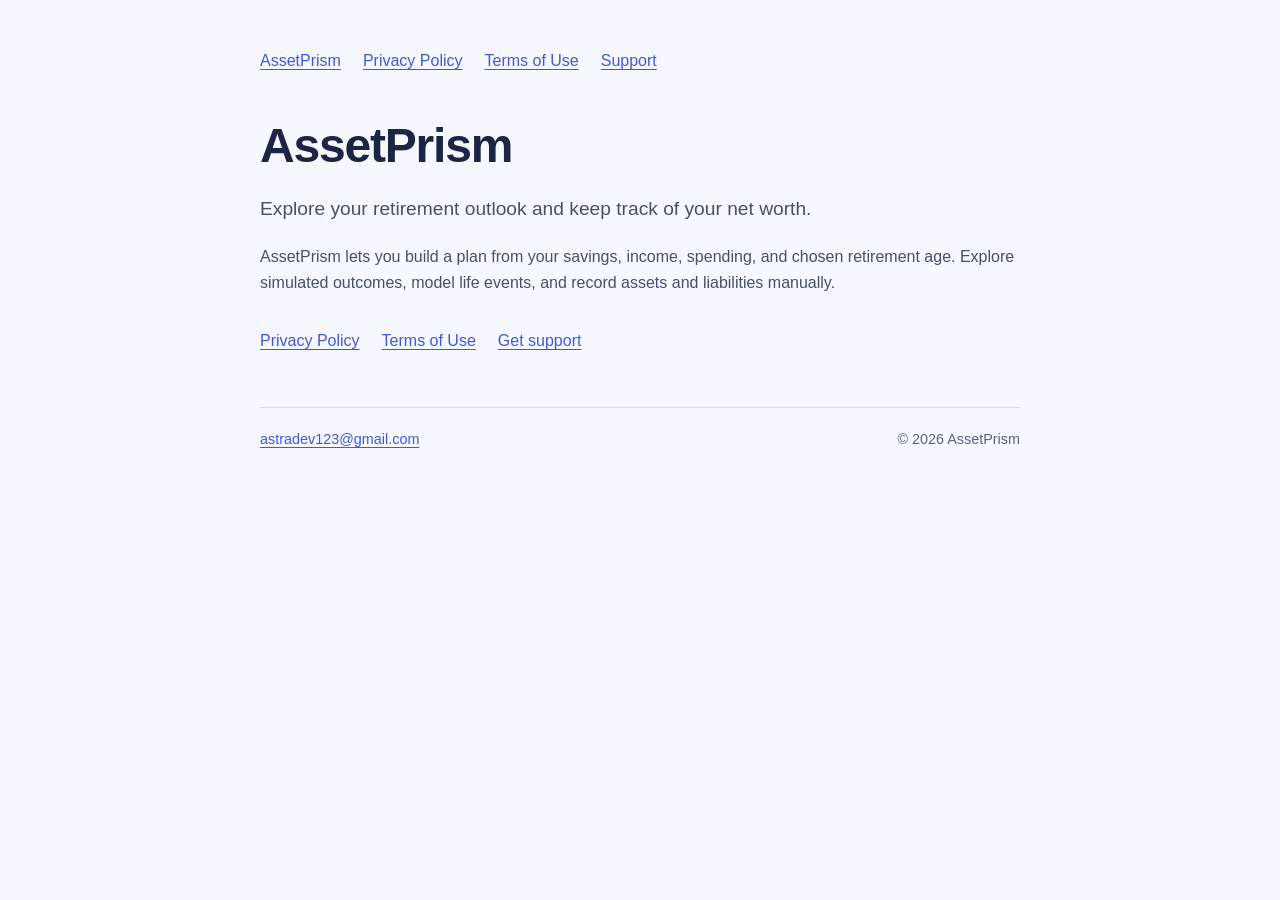
<file: index.html>
<!doctype html>
<html lang="en">
<head>
  <meta charset="utf-8">
  <meta name="viewport" content="width=device-width, initial-scale=1">
  <meta name="description" content="AssetPrism for AssetPrism, the retirement planning and manual net worth app.">
  <title>AssetPrism — AssetPrism</title>
  <link rel="canonical" href="https://astradevforge.github.io/assetprism-legal/">
  <link rel="stylesheet" href="styles.css">
</head>
<body>
  <main>
    <nav aria-label="Main navigation"><a href="index.html">AssetPrism</a><a href="privacy.html">Privacy Policy</a><a href="terms.html">Terms of Use</a><a href="support.html">Support</a></nav>
    <h1>AssetPrism</h1>
    <p class="lead">Explore your retirement outlook and keep track of your net worth.</p>
    <p>AssetPrism lets you build a plan from your savings, income, spending, and chosen retirement age. Explore simulated outcomes, model life events, and record assets and liabilities manually.</p>
    <div class="links"><a href="privacy.html">Privacy Policy</a><a href="terms.html">Terms of Use</a><a href="support.html">Get support</a></div>
    <footer><a href="mailto:astradev123@gmail.com">astradev123@gmail.com</a><span>© 2026 AssetPrism</span></footer>
  </main>
</body>
</html>
</file>
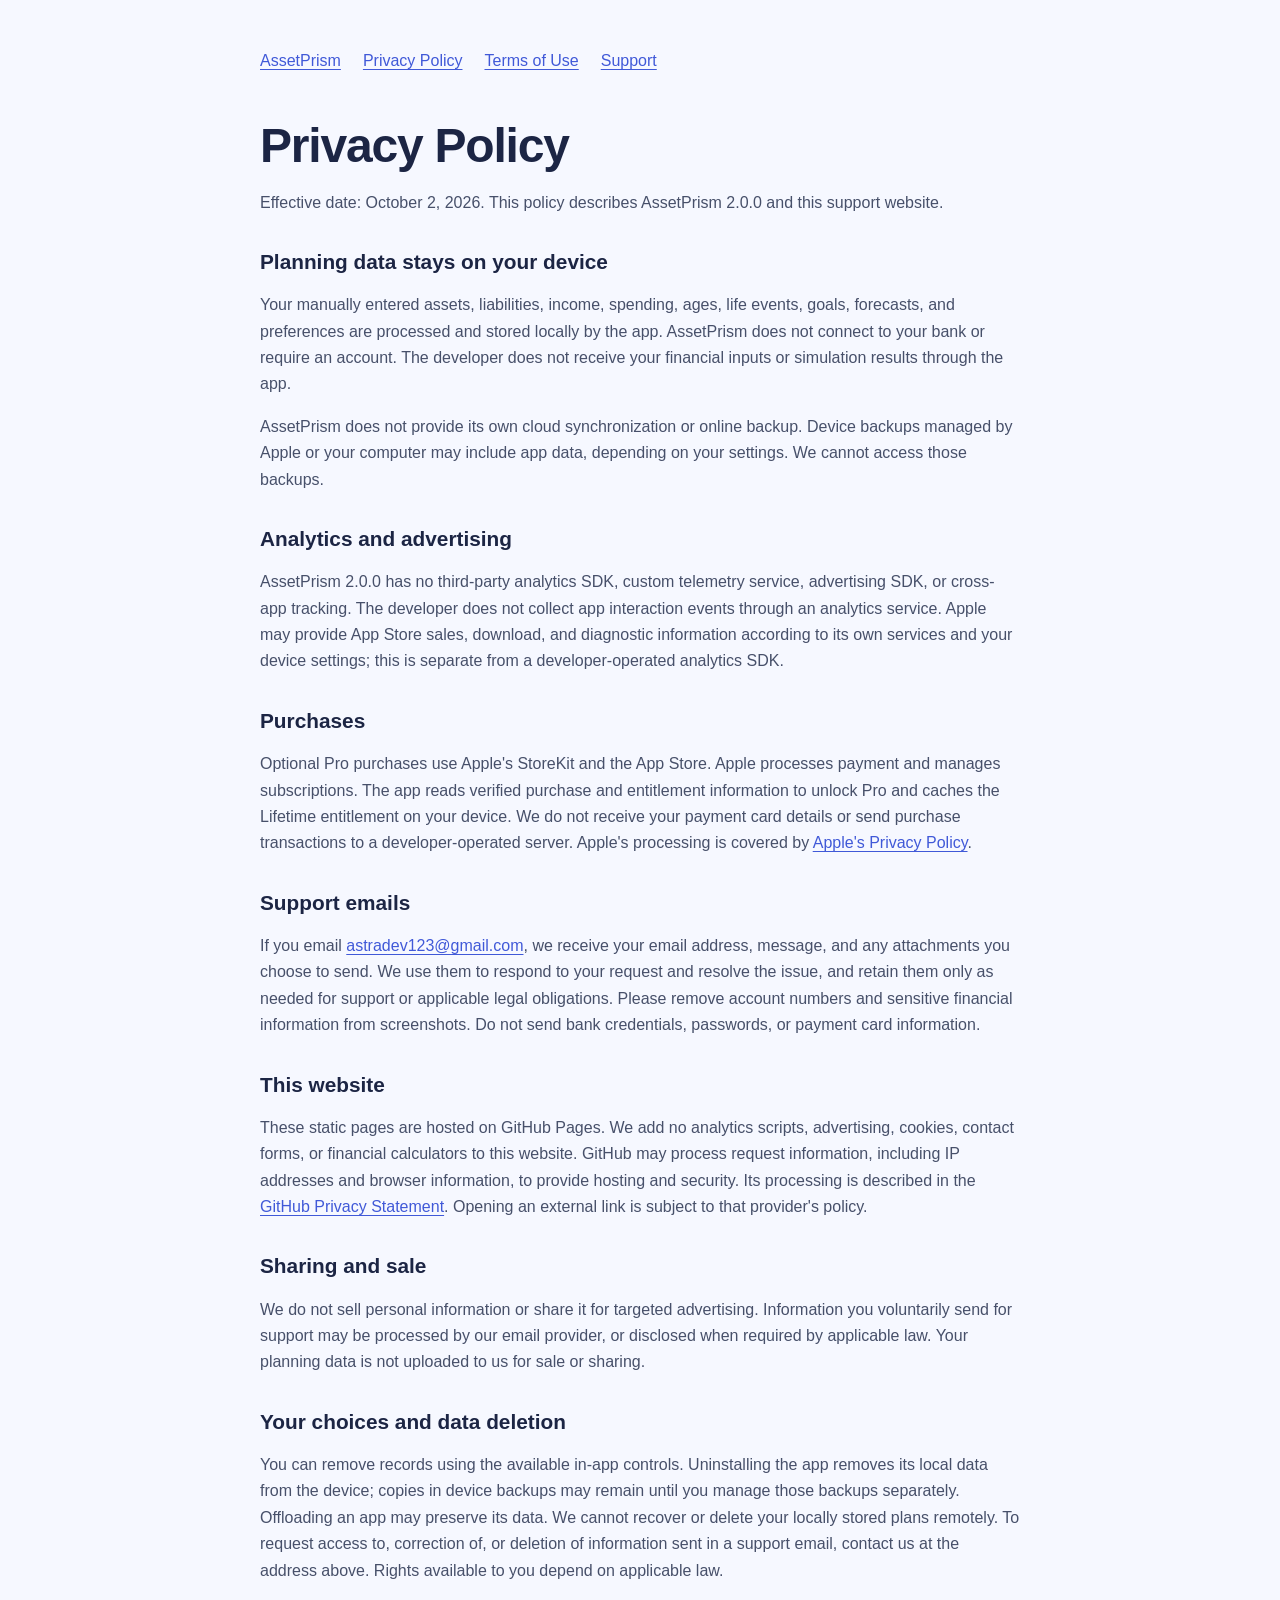
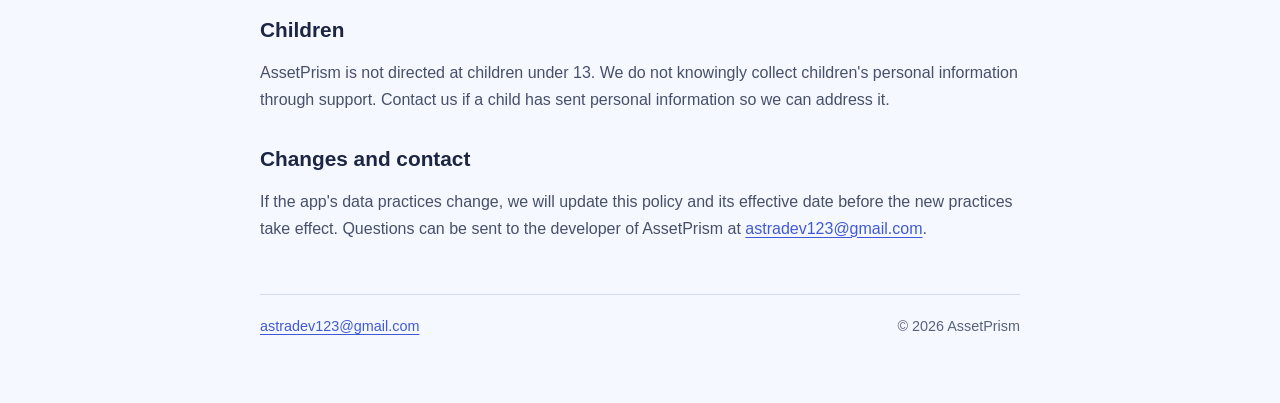
<file: privacy.html>
<!doctype html>
<html lang="en">
<head>
  <meta charset="utf-8">
  <meta name="viewport" content="width=device-width, initial-scale=1">
  <meta name="description" content="Privacy Policy for AssetPrism, the retirement planning and manual net worth app.">
  <title>Privacy Policy — AssetPrism</title>
  <link rel="canonical" href="https://astradevforge.github.io/assetprism-legal/privacy.html">
  <link rel="stylesheet" href="styles.css">
</head>
<body>
  <main>
    <nav aria-label="Main navigation"><a href="index.html">AssetPrism</a><a href="privacy.html">Privacy Policy</a><a href="terms.html">Terms of Use</a><a href="support.html">Support</a></nav>
    <h1>Privacy Policy</h1>
    <p class="updated">Effective date: October 2, 2026. This policy describes AssetPrism 2.0.0 and this support website.</p>
    <h2>Planning data stays on your device</h2>
    <p>Your manually entered assets, liabilities, income, spending, ages, life events, goals, forecasts, and preferences are processed and stored locally by the app. AssetPrism does not connect to your bank or require an account. The developer does not receive your financial inputs or simulation results through the app.</p>
    <p>AssetPrism does not provide its own cloud synchronization or online backup. Device backups managed by Apple or your computer may include app data, depending on your settings. We cannot access those backups.</p>
    <h2>Analytics and advertising</h2>
    <p>AssetPrism 2.0.0 has no third-party analytics SDK, custom telemetry service, advertising SDK, or cross-app tracking. The developer does not collect app interaction events through an analytics service. Apple may provide App Store sales, download, and diagnostic information according to its own services and your device settings; this is separate from a developer-operated analytics SDK.</p>
    <h2>Purchases</h2>
    <p>Optional Pro purchases use Apple's StoreKit and the App Store. Apple processes payment and manages subscriptions. The app reads verified purchase and entitlement information to unlock Pro and caches the Lifetime entitlement on your device. We do not receive your payment card details or send purchase transactions to a developer-operated server. Apple's processing is covered by <a href="https://www.apple.com/legal/privacy/">Apple's Privacy Policy</a>.</p>
    <h2>Support emails</h2>
    <p>If you email <a href="mailto:astradev123@gmail.com">astradev123@gmail.com</a>, we receive your email address, message, and any attachments you choose to send. We use them to respond to your request and resolve the issue, and retain them only as needed for support or applicable legal obligations. Please remove account numbers and sensitive financial information from screenshots. Do not send bank credentials, passwords, or payment card information.</p>
    <h2>This website</h2>
    <p>These static pages are hosted on GitHub Pages. We add no analytics scripts, advertising, cookies, contact forms, or financial calculators to this website. GitHub may process request information, including IP addresses and browser information, to provide hosting and security. Its processing is described in the <a href="https://docs.github.com/en/site-policy/privacy-policies/github-general-privacy-statement">GitHub Privacy Statement</a>. Opening an external link is subject to that provider's policy.</p>
    <h2>Sharing and sale</h2>
    <p>We do not sell personal information or share it for targeted advertising. Information you voluntarily send for support may be processed by our email provider, or disclosed when required by applicable law. Your planning data is not uploaded to us for sale or sharing.</p>
    <h2>Your choices and data deletion</h2>
    <p>You can remove records using the available in-app controls. Uninstalling the app removes its local data from the device; copies in device backups may remain until you manage those backups separately. Offloading an app may preserve its data. We cannot recover or delete your locally stored plans remotely. To request access to, correction of, or deletion of information sent in a support email, contact us at the address above. Rights available to you depend on applicable law.</p>
    <h2>Children</h2>
    <p>AssetPrism is not directed at children under 13. We do not knowingly collect children's personal information through support. Contact us if a child has sent personal information so we can address it.</p>
    <h2>Changes and contact</h2>
    <p>If the app's data practices change, we will update this policy and its effective date before the new practices take effect. Questions can be sent to the developer of AssetPrism at <a href="mailto:astradev123@gmail.com">astradev123@gmail.com</a>.</p>
    <footer><a href="mailto:astradev123@gmail.com">astradev123@gmail.com</a><span>© 2026 AssetPrism</span></footer>
  </main>
</body>
</html>
</file>
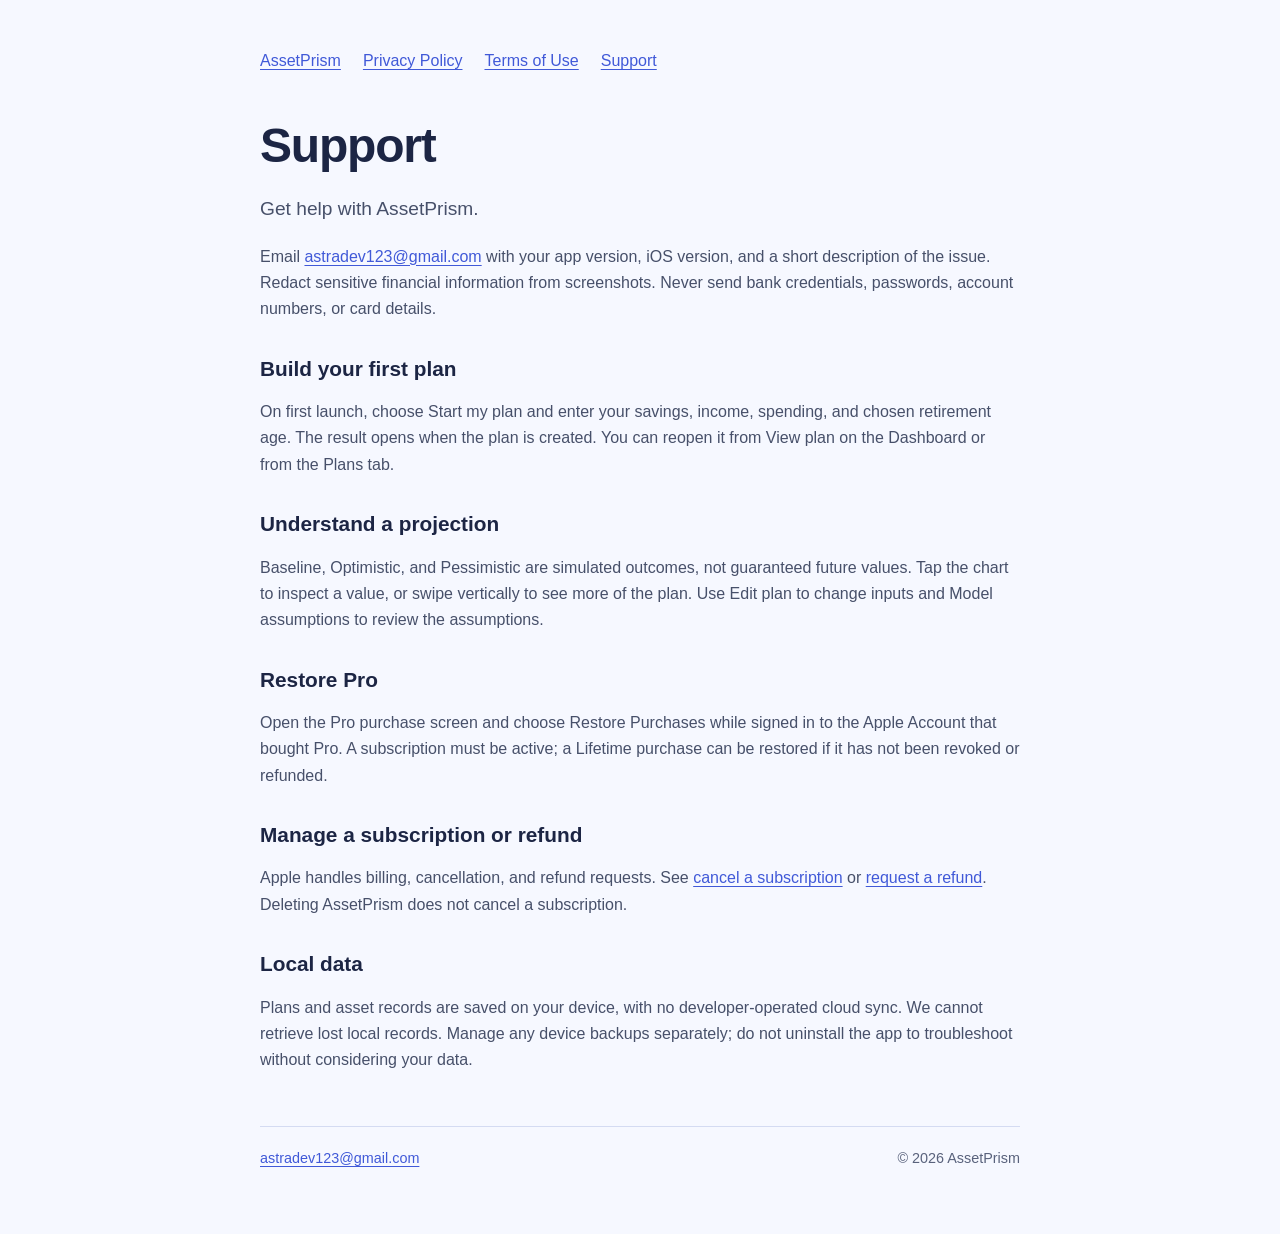
<file: support.html>
<!doctype html>
<html lang="en">
<head>
  <meta charset="utf-8">
  <meta name="viewport" content="width=device-width, initial-scale=1">
  <meta name="description" content="Support for AssetPrism, the retirement planning and manual net worth app.">
  <title>Support — AssetPrism</title>
  <link rel="canonical" href="https://astradevforge.github.io/assetprism-legal/support.html">
  <link rel="stylesheet" href="styles.css">
</head>
<body>
  <main>
    <nav aria-label="Main navigation"><a href="index.html">AssetPrism</a><a href="privacy.html">Privacy Policy</a><a href="terms.html">Terms of Use</a><a href="support.html">Support</a></nav>
    <h1>Support</h1>
    <p class="lead">Get help with AssetPrism.</p>
    <p>Email <a href="mailto:astradev123@gmail.com?subject=AssetPrism%20Support">astradev123@gmail.com</a> with your app version, iOS version, and a short description of the issue. Redact sensitive financial information from screenshots. Never send bank credentials, passwords, account numbers, or card details.</p>
    <h2>Build your first plan</h2>
    <p>On first launch, choose Start my plan and enter your savings, income, spending, and chosen retirement age. The result opens when the plan is created. You can reopen it from View plan on the Dashboard or from the Plans tab.</p>
    <h2>Understand a projection</h2>
    <p>Baseline, Optimistic, and Pessimistic are simulated outcomes, not guaranteed future values. Tap the chart to inspect a value, or swipe vertically to see more of the plan. Use Edit plan to change inputs and Model assumptions to review the assumptions.</p>
    <h2>Restore Pro</h2>
    <p>Open the Pro purchase screen and choose Restore Purchases while signed in to the Apple Account that bought Pro. A subscription must be active; a Lifetime purchase can be restored if it has not been revoked or refunded.</p>
    <h2>Manage a subscription or refund</h2>
    <p>Apple handles billing, cancellation, and refund requests. See <a href="https://support.apple.com/en-us/118428">cancel a subscription</a> or <a href="https://support.apple.com/en-us/118223">request a refund</a>. Deleting AssetPrism does not cancel a subscription.</p>
    <h2>Local data</h2>
    <p>Plans and asset records are saved on your device, with no developer-operated cloud sync. We cannot retrieve lost local records. Manage any device backups separately; do not uninstall the app to troubleshoot without considering your data.</p>
    <footer><a href="mailto:astradev123@gmail.com">astradev123@gmail.com</a><span>© 2026 AssetPrism</span></footer>
  </main>
</body>
</html>
</file>
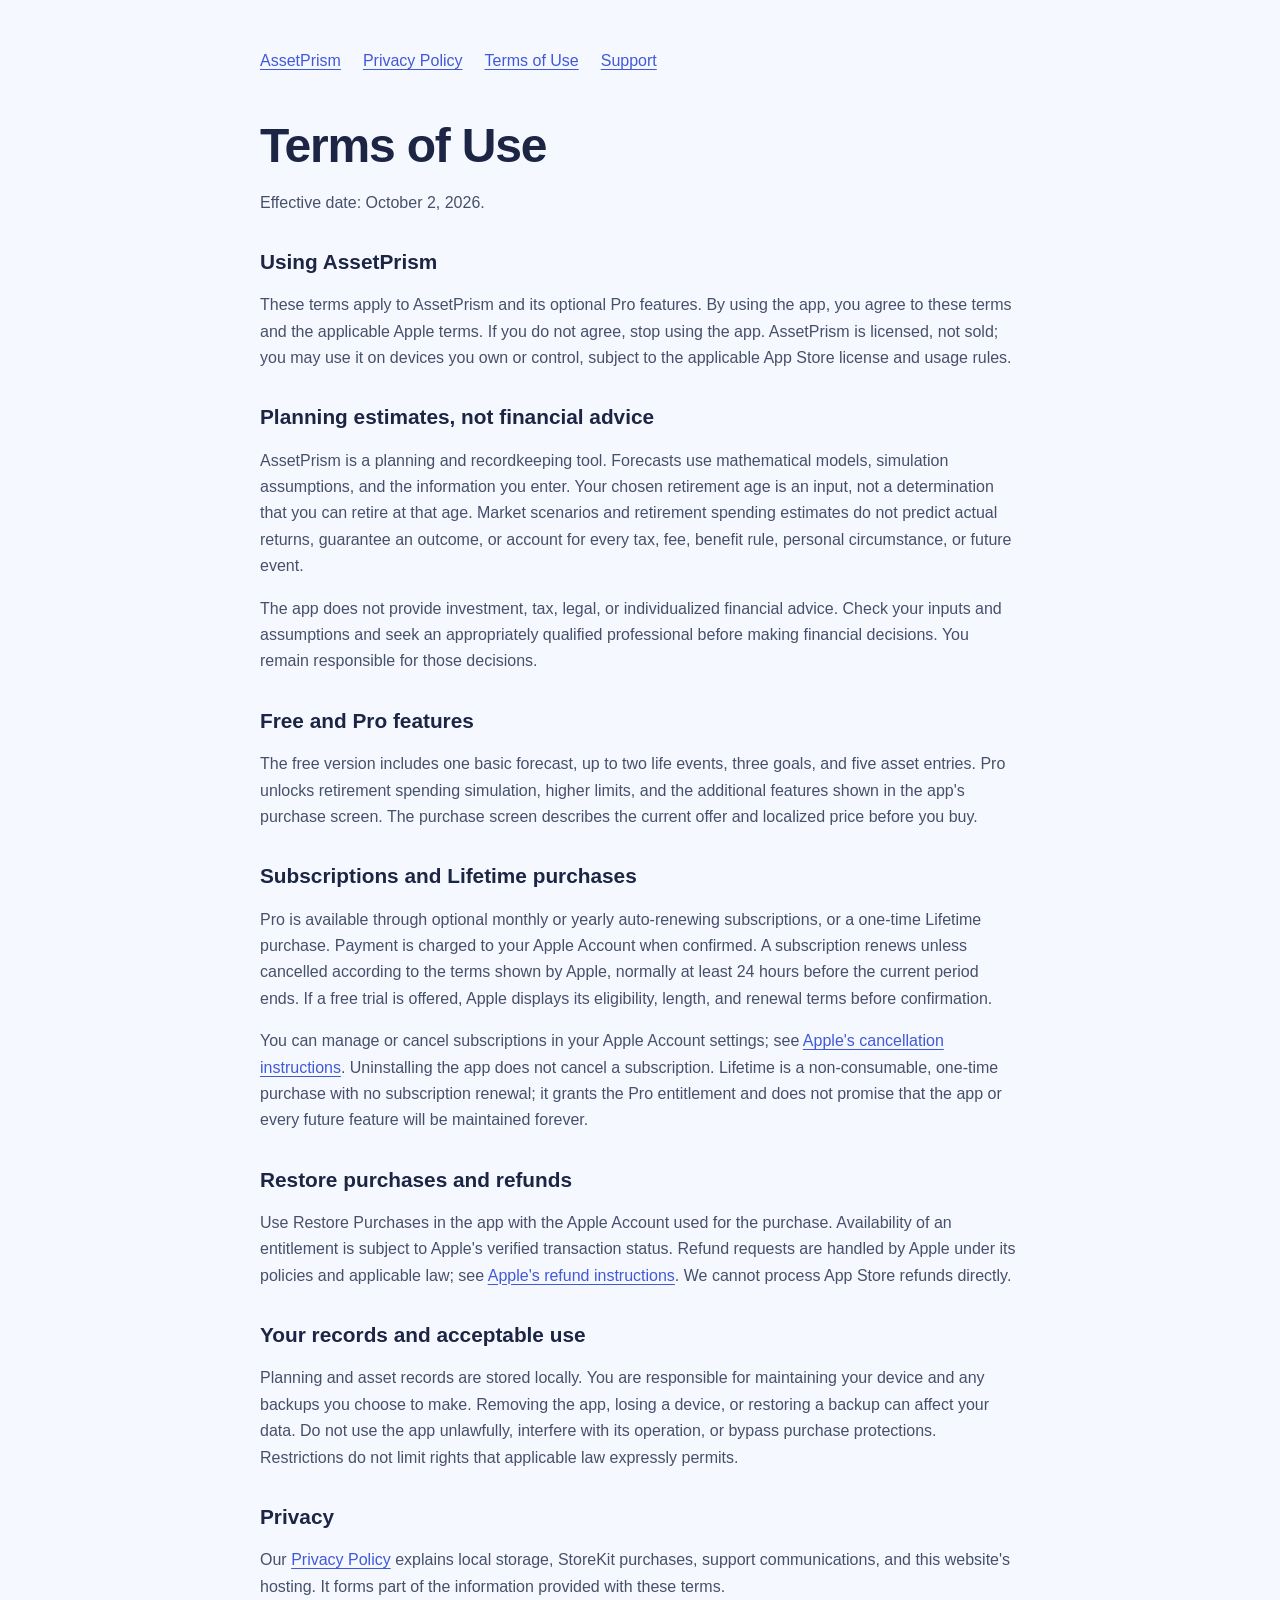
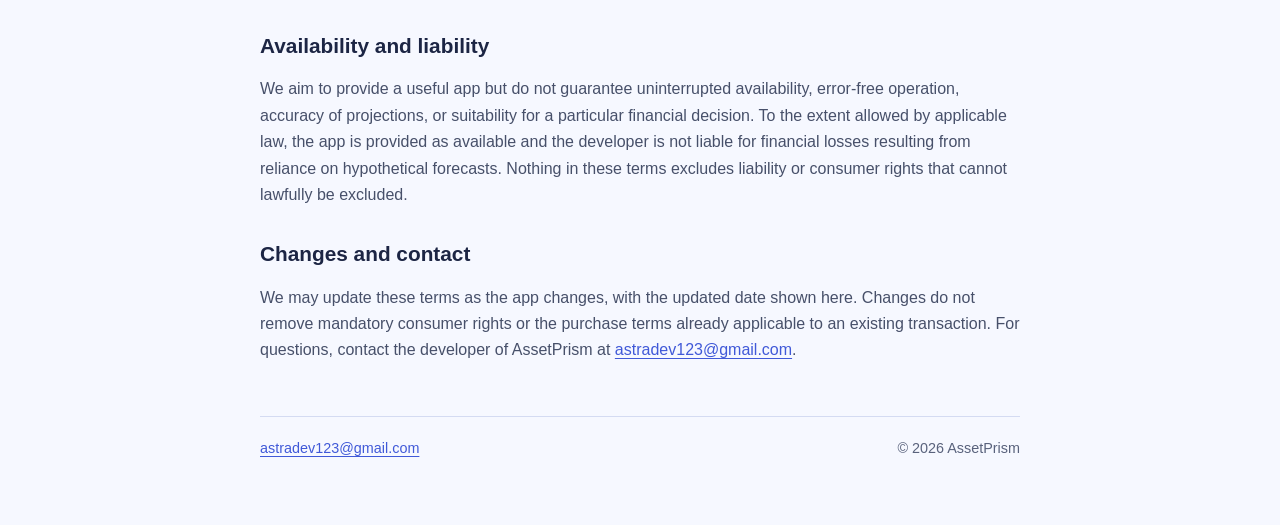
<file: terms.html>
<!doctype html>
<html lang="en">
<head>
  <meta charset="utf-8">
  <meta name="viewport" content="width=device-width, initial-scale=1">
  <meta name="description" content="Terms of Use for AssetPrism, the retirement planning and manual net worth app.">
  <title>Terms of Use — AssetPrism</title>
  <link rel="canonical" href="https://astradevforge.github.io/assetprism-legal/terms.html">
  <link rel="stylesheet" href="styles.css">
</head>
<body>
  <main>
    <nav aria-label="Main navigation"><a href="index.html">AssetPrism</a><a href="privacy.html">Privacy Policy</a><a href="terms.html">Terms of Use</a><a href="support.html">Support</a></nav>
    <h1>Terms of Use</h1>
    <p class="updated">Effective date: October 2, 2026.</p>
    <h2>Using AssetPrism</h2>
    <p>These terms apply to AssetPrism and its optional Pro features. By using the app, you agree to these terms and the applicable Apple terms. If you do not agree, stop using the app. AssetPrism is licensed, not sold; you may use it on devices you own or control, subject to the applicable App Store license and usage rules.</p>
    <h2>Planning estimates, not financial advice</h2>
    <p>AssetPrism is a planning and recordkeeping tool. Forecasts use mathematical models, simulation assumptions, and the information you enter. Your chosen retirement age is an input, not a determination that you can retire at that age. Market scenarios and retirement spending estimates do not predict actual returns, guarantee an outcome, or account for every tax, fee, benefit rule, personal circumstance, or future event.</p>
    <p>The app does not provide investment, tax, legal, or individualized financial advice. Check your inputs and assumptions and seek an appropriately qualified professional before making financial decisions. You remain responsible for those decisions.</p>
    <h2>Free and Pro features</h2>
    <p>The free version includes one basic forecast, up to two life events, three goals, and five asset entries. Pro unlocks retirement spending simulation, higher limits, and the additional features shown in the app's purchase screen. The purchase screen describes the current offer and localized price before you buy.</p>
    <h2>Subscriptions and Lifetime purchases</h2>
    <p>Pro is available through optional monthly or yearly auto-renewing subscriptions, or a one-time Lifetime purchase. Payment is charged to your Apple Account when confirmed. A subscription renews unless cancelled according to the terms shown by Apple, normally at least 24 hours before the current period ends. If a free trial is offered, Apple displays its eligibility, length, and renewal terms before confirmation.</p>
    <p>You can manage or cancel subscriptions in your Apple Account settings; see <a href="https://support.apple.com/en-us/118428">Apple's cancellation instructions</a>. Uninstalling the app does not cancel a subscription. Lifetime is a non-consumable, one-time purchase with no subscription renewal; it grants the Pro entitlement and does not promise that the app or every future feature will be maintained forever.</p>
    <h2>Restore purchases and refunds</h2>
    <p>Use Restore Purchases in the app with the Apple Account used for the purchase. Availability of an entitlement is subject to Apple's verified transaction status. Refund requests are handled by Apple under its policies and applicable law; see <a href="https://support.apple.com/en-us/118223">Apple's refund instructions</a>. We cannot process App Store refunds directly.</p>
    <h2>Your records and acceptable use</h2>
    <p>Planning and asset records are stored locally. You are responsible for maintaining your device and any backups you choose to make. Removing the app, losing a device, or restoring a backup can affect your data. Do not use the app unlawfully, interfere with its operation, or bypass purchase protections. Restrictions do not limit rights that applicable law expressly permits.</p>
    <h2>Privacy</h2>
    <p>Our <a href="privacy.html">Privacy Policy</a> explains local storage, StoreKit purchases, support communications, and this website's hosting. It forms part of the information provided with these terms.</p>
    <h2>Availability and liability</h2>
    <p>We aim to provide a useful app but do not guarantee uninterrupted availability, error-free operation, accuracy of projections, or suitability for a particular financial decision. To the extent allowed by applicable law, the app is provided as available and the developer is not liable for financial losses resulting from reliance on hypothetical forecasts. Nothing in these terms excludes liability or consumer rights that cannot lawfully be excluded.</p>
    <h2>Changes and contact</h2>
    <p>We may update these terms as the app changes, with the updated date shown here. Changes do not remove mandatory consumer rights or the purchase terms already applicable to an existing transaction. For questions, contact the developer of AssetPrism at <a href="mailto:astradev123@gmail.com">astradev123@gmail.com</a>.</p>
    <footer><a href="mailto:astradev123@gmail.com">astradev123@gmail.com</a><span>© 2026 AssetPrism</span></footer>
  </main>
</body>
</html>
</file>
<file: styles.css>
:root { color-scheme: light dark; font-family: -apple-system, BlinkMacSystemFont, "Segoe UI", sans-serif; line-height: 1.65; color: #1c2544; background: #f6f8ff; }
body { margin: 0; }
main { width: min(760px, calc(100% - 40px)); margin: 0 auto; padding: 48px 0 64px; }
nav, .links { display: flex; flex-wrap: wrap; gap: 16px 22px; }
nav { margin-bottom: 44px; }
a { color: #4059d8; text-underline-offset: .2em; overflow-wrap: anywhere; }
a:focus-visible { outline: 3px solid #4059d8; outline-offset: 5px; }
h1 { margin: 0 0 16px; font-size: clamp(2rem, 7vw, 3rem); line-height: 1.15; letter-spacing: -.025em; }
h2 { margin-top: 32px; font-size: 1.3rem; line-height: 1.3; }
p, li { color: #47506a; }
.lead { font-size: 1.2rem; }
.updated { margin-bottom: 32px; }
.links { margin-top: 32px; }
footer { display: flex; flex-wrap: wrap; justify-content: space-between; gap: 12px; margin-top: 52px; padding-top: 20px; border-top: 1px solid #d4dbf2; color: #59627c; font-size: .9rem; }
@media (prefers-color-scheme: dark) { :root { color: #f1f3ff; background: #131724; } a { color: #a4b3ff; } p, li, footer { color: #b9c1d9; } footer { border-color: #333d5d; } a:focus-visible { outline-color: #a4b3ff; } }
</file>
